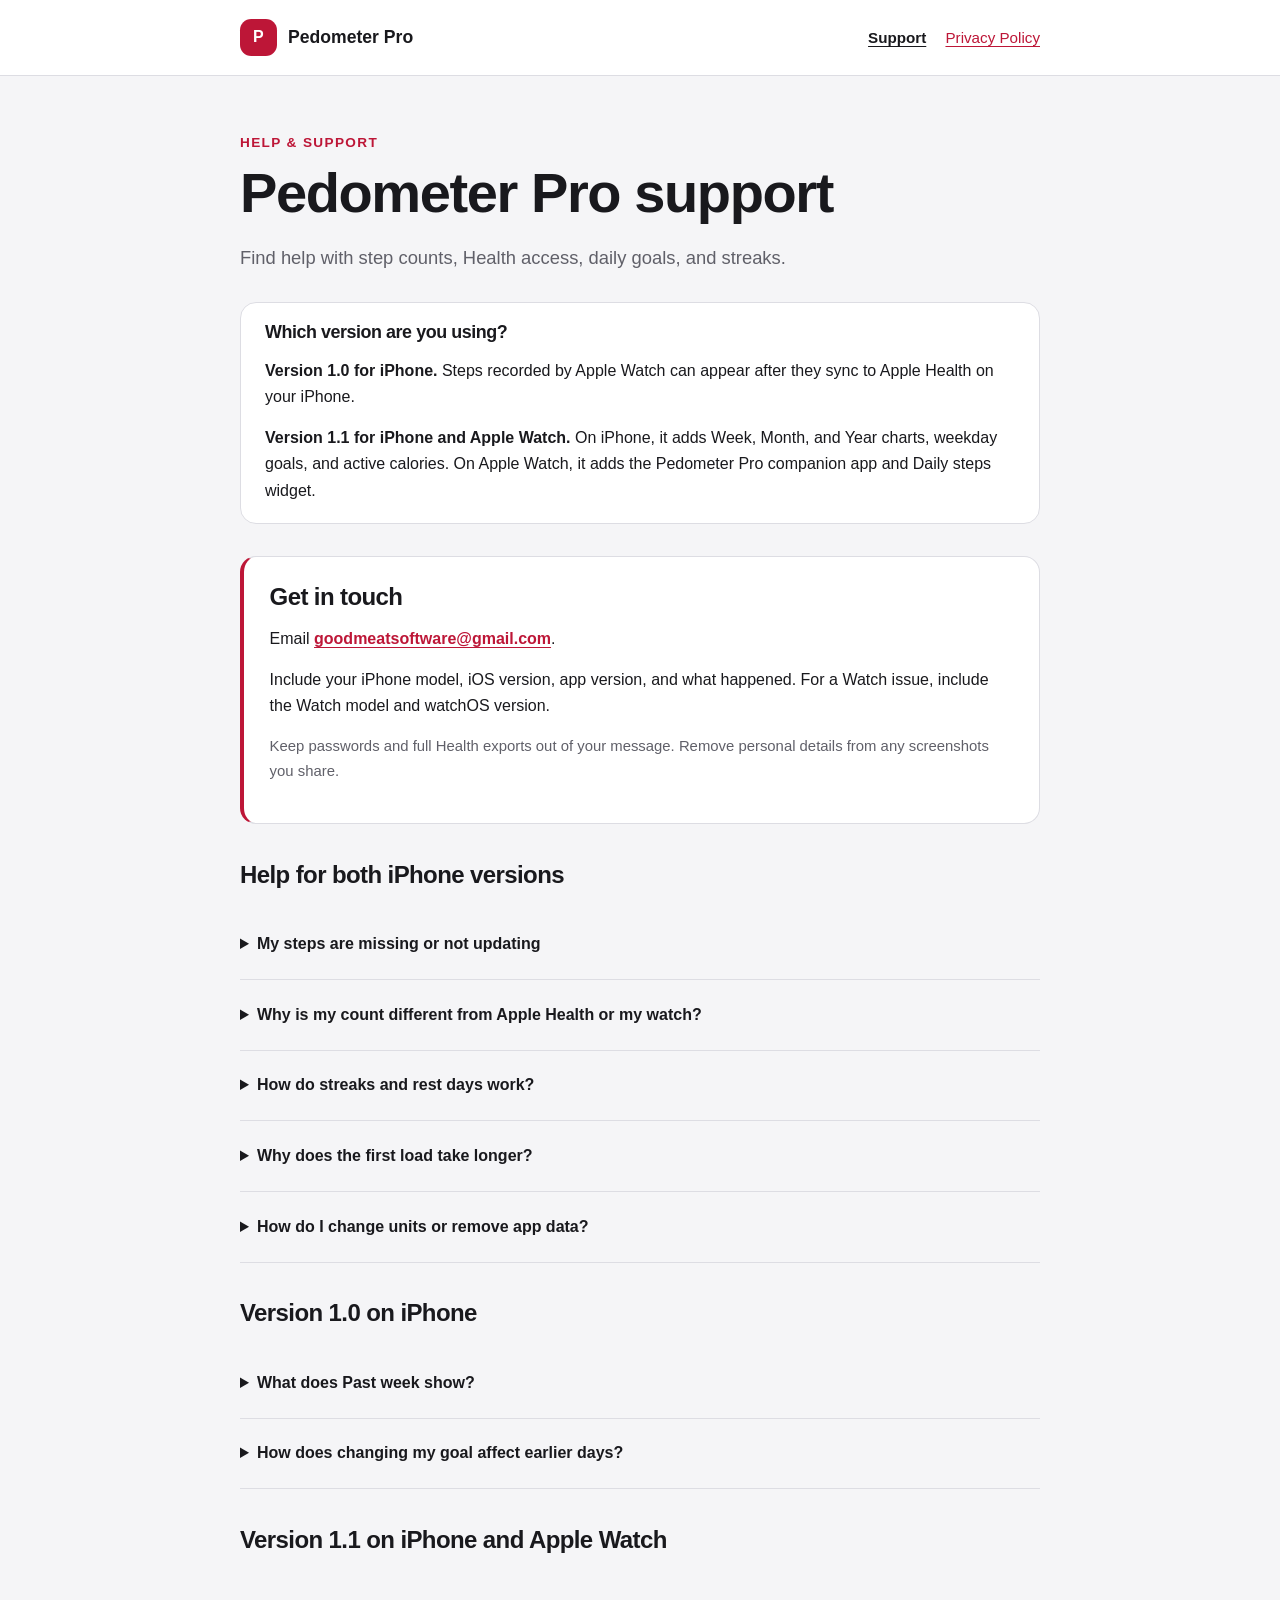
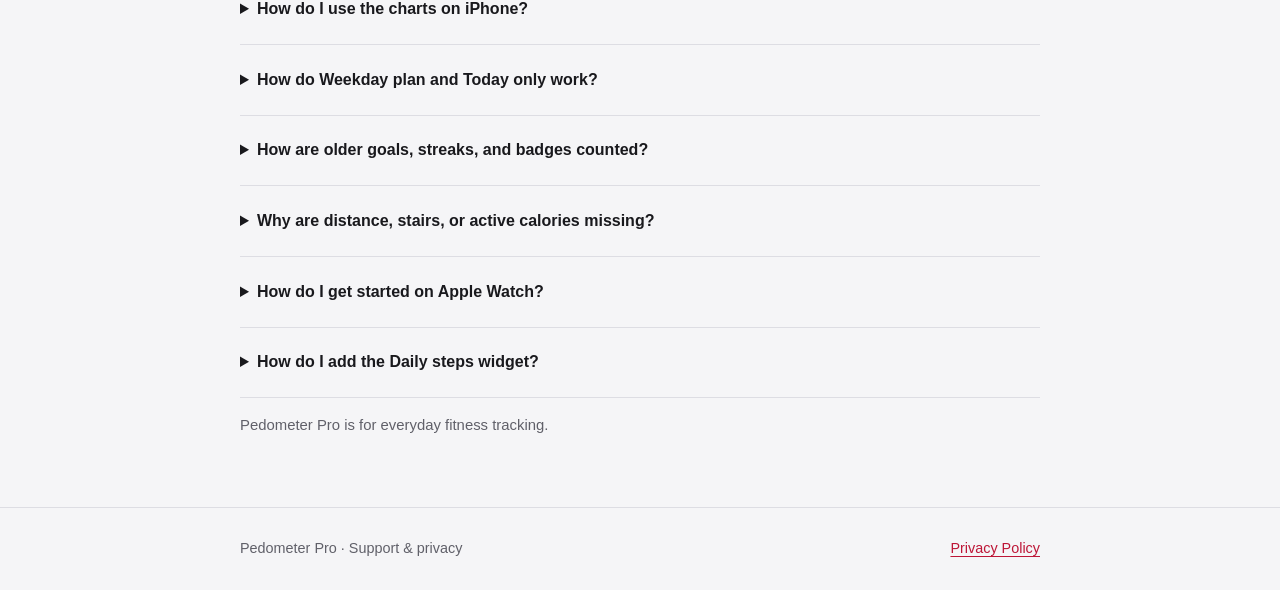
<file: index.html>
<!doctype html>
<html lang="en">
<head>
  <meta charset="utf-8">
  <meta name="viewport" content="width=device-width,initial-scale=1">
  <meta name="description" content="Help with Pedometer Pro 1.0 on iPhone and version 1.1 on iPhone and Apple Watch.">
  <title>Pedometer Pro — Support</title>
  <link rel="stylesheet" href="styles.css">
  <link rel="icon" type="image/svg+xml" href="data:image/svg+xml,%3Csvg xmlns='http://www.w3.org/2000/svg' viewBox='0 0 64 64'%3E%3Crect width='64' height='64' rx='16' fill='%23bd1637'/%3E%3Ctext x='32' y='46' text-anchor='middle' font-family='sans-serif' font-size='44' font-weight='700' fill='white'%3EP%3C/text%3E%3C/svg%3E">
</head>
<body>
  <a class="skip" href="#main">Skip to content</a>
  <header><div class="wrap"><a class="brand" href="./"><span class="mark" aria-hidden="true">P</span>Pedometer Pro</a><nav aria-label="Main navigation"><a href="./" aria-current="page">Support</a><a href="privacy.html">Privacy Policy</a></nav></div></header>
  <main id="main" class="wrap">
    <div class="eyebrow">Help &amp; support</div>
    <h1>Pedometer Pro support</h1>
    <p class="intro">Find help with step counts, Health access, daily goals, and streaks.</p>
    <section class="version-note" aria-labelledby="version-title">
      <h2 id="version-title">Which version are you using?</h2>
      <p><strong>Version 1.0 for iPhone.</strong> Steps recorded by Apple Watch can appear after they sync to Apple Health on your iPhone.</p>
      <p><strong>Version 1.1 for iPhone and Apple Watch.</strong> On iPhone, it adds Week, Month, and Year charts, weekday goals, and active calories. On Apple Watch, it adds the Pedometer Pro companion app and Daily steps widget.</p>
    </section>
    <section class="contact" aria-labelledby="contact-title">
      <h2 id="contact-title">Get in touch</h2>
      <p>Email <a href="mailto:goodmeatsoftware@gmail.com">goodmeatsoftware@gmail.com</a>.</p>
      <p>Include your iPhone model, iOS version, app version, and what happened. For a Watch issue, include the Watch model and watchOS version.</p>
      <p class="note">Keep passwords and full Health exports out of your message. Remove personal details from any screenshots you share.</p>
    </section>
    <h2>Help for both iPhone versions</h2>
    <details><summary>My steps are missing or not updating</summary><p>Open Pedometer Pro and review the requested Apple Health read access and Motion &amp; Fitness access. On iPhone, try Settings → Refresh health data in the app. After reviewing the prompts, you can check read access under iPhone Settings → Privacy &amp; Security → Health → Pedometer Pro. To check live phone step access, look under Motion &amp; Fitness in Privacy &amp; Security.</p><p>Health history and live phone counting use independent permissions. Empty Health results can mean there are no readable records or read access is limited. Live counting uses compatible motion hardware.</p></details>
    <details><summary>Why is my count different from Apple Health or my watch?</summary><p>Motion readings and Apple Health history update on different schedules. Apple Watch readings can appear on your iPhone once Apple Health synchronization delivers them. Counts and other metrics can differ temporarily while inputs catch up.</p></details>
    <details><summary>How do streaks and rest days work?</summary><p>Six consecutive goal days earn one rest day. Reach your goal the next day to keep going. Earn another rest day with six more consecutive goal days. You can hold one rest day at a time.</p></details>
    <details><summary>Why does the first load take longer?</summary><p>The first import reads your available Health history. On later launches, a protected local cache can show saved activity while Health refreshes. The app can rebuild the cache from permitted Health data if iOS clears it.</p></details>
    <details><summary>How do I change units or remove app data?</summary><p>Open Settings on iPhone to choose miles or kilometers. To remove the app’s ordinary local files and preferences, choose Delete App. Manage the underlying activity records in Apple Health. See <a href="privacy.html#choices">privacy choices and deletion</a> for more information.</p></details>
    <section aria-labelledby="released-title">
      <h2 id="released-title">Version 1.0 on iPhone</h2>
      <details><summary>What does Past week show?</summary><p>The Past week summary covers today and the previous six calendar days. Its totals, daily average, progress, and goal days use that same window. Swipe the daily chart to browse earlier recorded steps.</p></details>
      <details><summary>How does changing my goal affect earlier days?</summary><p>Set your goal in Settings, from 1,000 to 50,000 steps. Version 1.0 compares past activity with your current goal. Previously earned badges stay unlocked.</p></details>
    </section>
    <section aria-labelledby="version-1-1-title">
      <h2 id="version-1-1-title">Version 1.1 on iPhone and Apple Watch</h2>
      <details><summary>How do I use the charts on iPhone?</summary><p>In Steps, tap W, M, or Y to switch views. The ring stays at the top and shows today’s steps, distance, floors climbed, and active calories. Swipe Week or Month to browse daily bars. If you browse away from today, tap the return arrow or tap the Steps tab again.</p><p>Year plots daily readings around a semicircle. Each bar’s color shifts as it reaches higher counts. Use the chevrons beside the year to move to another available year. The charts show recorded readings and use the goal targets for those dates.</p></details>
      <details id="goal-plans"><summary>How do Weekday plan and Today only work?</summary><p>Under Settings → Daily goals, use Weekday plan to choose the same target each day or a different target by weekday. Plan changes begin tomorrow. Use Today only to adjust the current date. If the date changes while the editor is open, go back and review the new day before saving.</p></details>
      <details id="goal-history"><summary>How are older goals, streaks, and badges counted?</summary><p>Completed dates retain their saved targets. Activity recorded before the goal plan began is compared with the starting goal saved when you adopted it. The original target for an earlier date is unknown.</p><p>A readable zero is a below-goal day. A date without readable steps stays unresolved. Health can later reconcile those dates, so you may see a dated last-known streak or a verified minimum. Open Badges to see your streak and milestones, including yearly milestones through ten years. Previously earned badges stay unlocked.</p></details>
      <details><summary>Why are distance, stairs, or active calories missing?</summary><p>Each metric depends on its own device readings and Health access. Review Steps, Walking + Running Distance, Flights Climbed, and Active Energy permissions. On iPhone a dash means the reading is unavailable. When the Watch has readable activity for today and no floors are recorded, it displays zero stairs.</p></details>
      <details id="apple-watch"><summary>How do I get started on Apple Watch?</summary><p>Install Pedometer Pro on a compatible paired Apple Watch and open it. Tap Connect Health when shown, then review the requested read access. Where available, Motion &amp; Fitness can provide live counts while the Watch app is open. Apple Health provides the history and available metrics.</p><p>Set your goal plan and distance unit on iPhone. The paired Watch receives those settings through Apple’s WatchConnectivity service. If the Watch shows an older setting, open both apps and choose Settings &amp; Health → Sync preferences on the Watch. You can choose Refresh Health in the same section to read current activity.</p></details>
      <details id="daily-steps-widget"><summary>How do I add the Daily steps widget?</summary><p>Open the Watch app once so it can read your activity. From the Smart Stack widget gallery, choose Daily steps. You can also add Pedometer Pro to a compatible complication slot on your watch face. Tap the widget or complication to open the app.</p><p>The widget uses a saved daily reading from the Watch app. watchOS manages when it refreshes. If the reading is missing or out of date, unlock the Watch and open Pedometer Pro.</p></details>
    </section>
    <p class="note">Pedometer Pro is for everyday fitness tracking.</p>
  </main>
  <footer><div class="wrap"><span>Pedometer Pro · Support &amp; privacy</span><a href="privacy.html">Privacy Policy</a></div></footer>
</body>
</html>
</file>
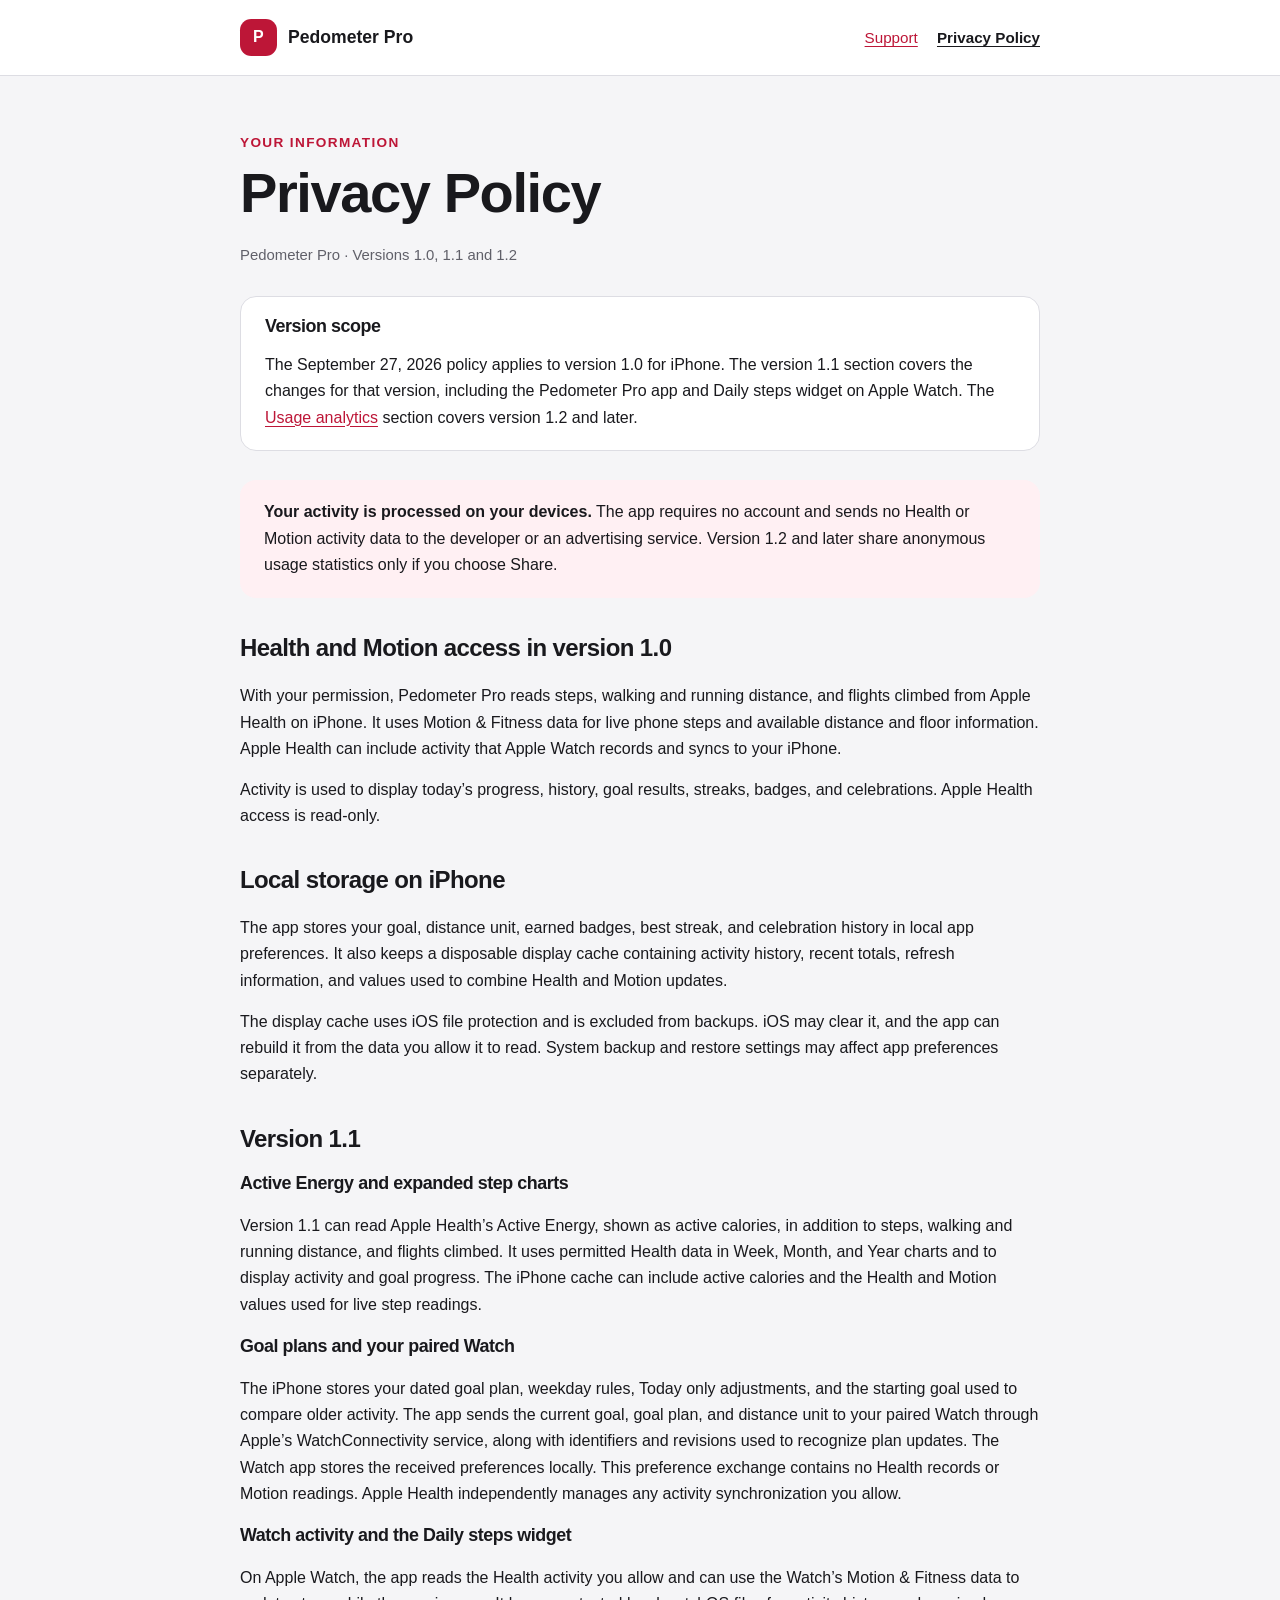
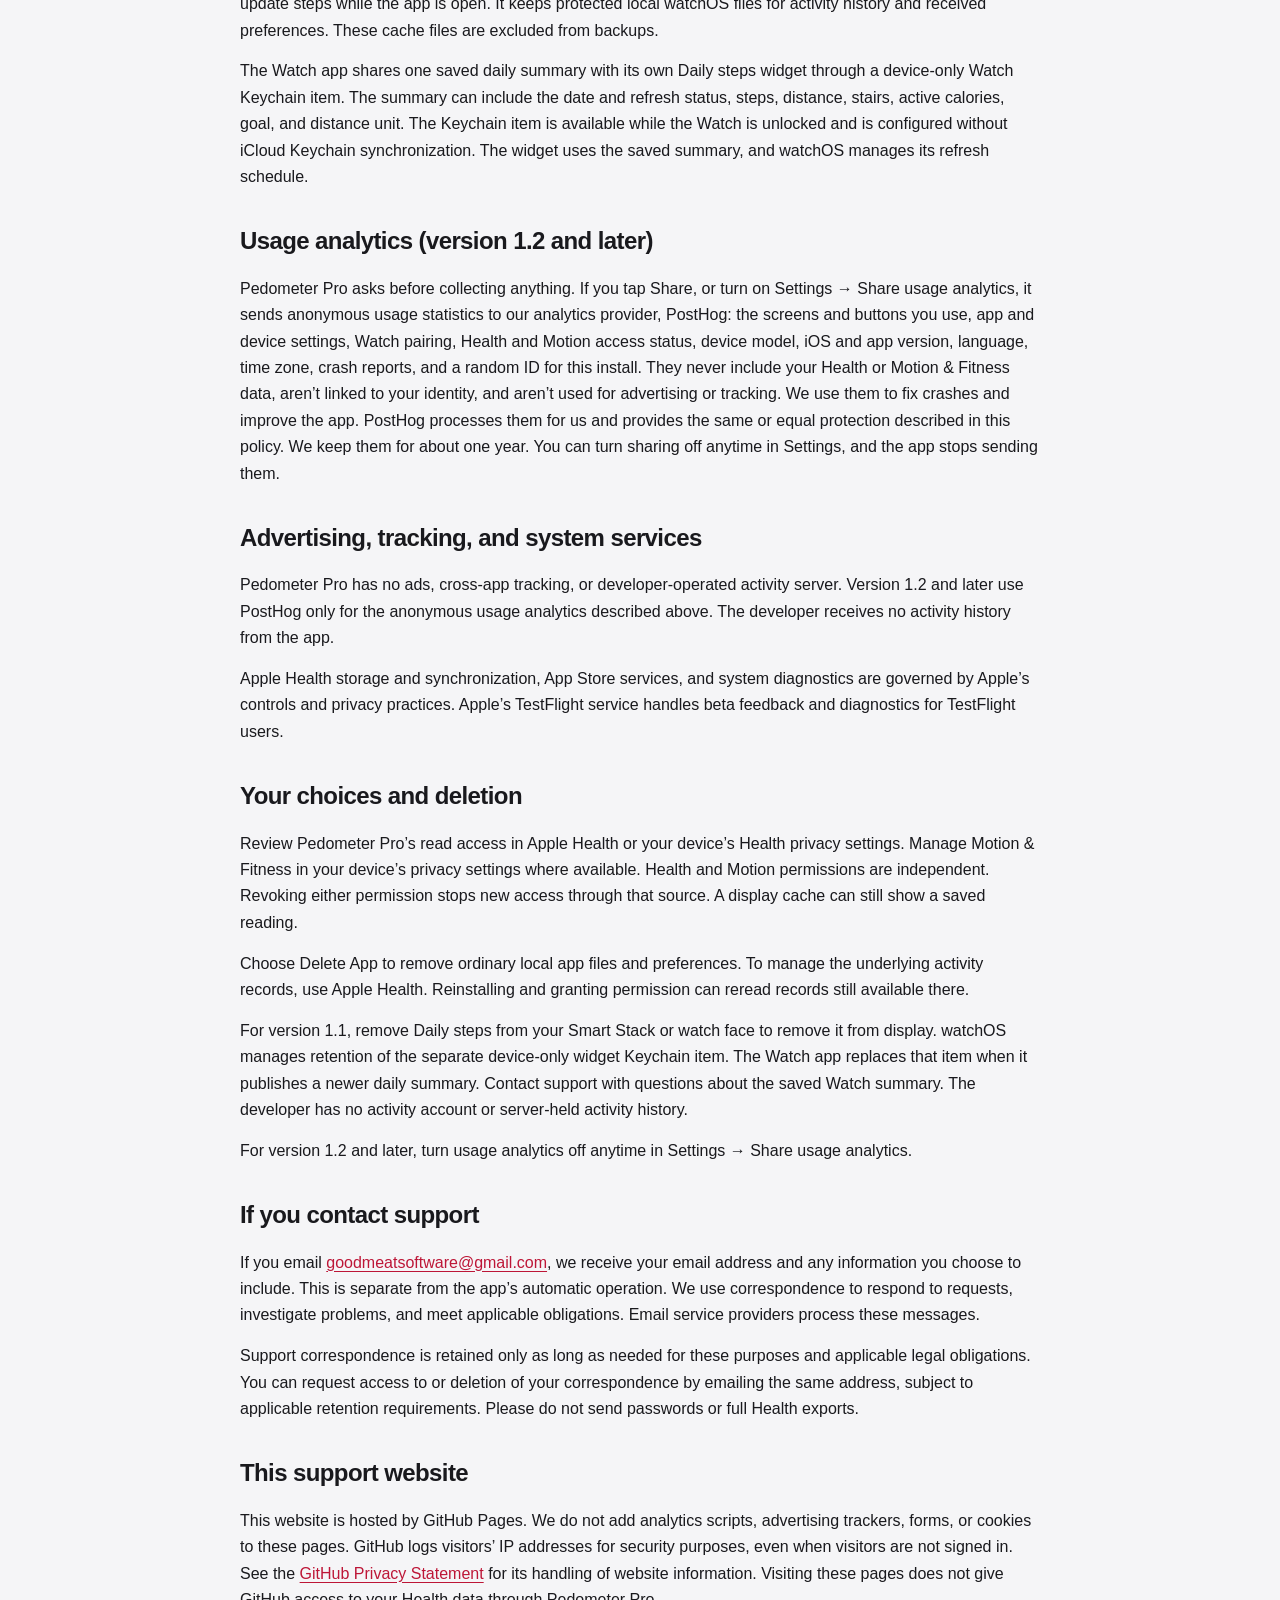
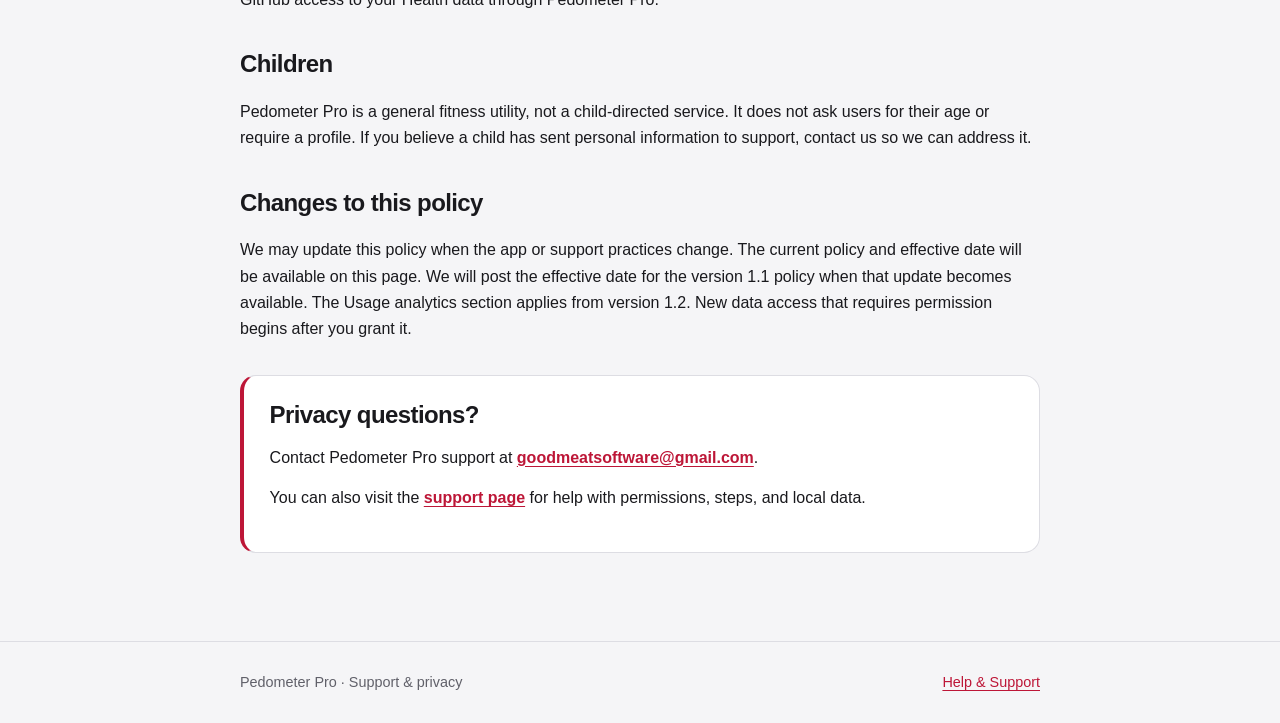
<file: privacy.html>
<!doctype html>
<html lang="en">
<head>
  <meta charset="utf-8">
  <meta name="viewport" content="width=device-width,initial-scale=1">
  <meta name="description" content="Pedometer Pro privacy policy for iPhone and Apple Watch covering Health access, local storage, paired-device preferences, and optional usage analytics.">
  <title>Pedometer Pro — Privacy Policy</title>
  <link rel="stylesheet" href="styles.css">
  <link rel="icon" type="image/svg+xml" href="data:image/svg+xml,%3Csvg xmlns='http://www.w3.org/2000/svg' viewBox='0 0 64 64'%3E%3Crect width='64' height='64' rx='16' fill='%23bd1637'/%3E%3Ctext x='32' y='46' text-anchor='middle' font-family='sans-serif' font-size='44' font-weight='700' fill='white'%3EP%3C/text%3E%3C/svg%3E">
</head>
<body>
  <a class="skip" href="#main">Skip to content</a>
  <header><div class="wrap"><a class="brand" href="./"><span class="mark" aria-hidden="true">P</span>Pedometer Pro</a><nav aria-label="Main navigation"><a href="./">Support</a><a href="privacy.html" aria-current="page">Privacy Policy</a></nav></div></header>
  <main id="main" class="wrap policy">
    <div class="eyebrow">Your information</div>
    <h1>Privacy Policy</h1>
    <p class="meta">Pedometer Pro · Versions 1.0, 1.1 and 1.2</p>
    <section class="version-note" aria-labelledby="privacy-version-title">
      <h2 id="privacy-version-title">Version scope</h2>
      <p>The September 27, 2026 policy applies to version 1.0 for iPhone. The version 1.1 section covers the changes for that version, including the Pedometer Pro app and Daily steps widget on Apple Watch. The <a href="#analytics">Usage analytics</a> section covers version 1.2 and later.</p>
    </section>
    <div class="summary"><p><strong>Your activity is processed on your devices.</strong> The app requires no account and sends no Health or Motion activity data to the developer or an advertising service. Version 1.2 and later share anonymous usage statistics only if you choose Share.</p></div>
    <section><h2>Health and Motion access in version 1.0</h2><p>With your permission, Pedometer Pro reads steps, walking and running distance, and flights climbed from Apple Health on iPhone. It uses Motion &amp; Fitness data for live phone steps and available distance and floor information. Apple Health can include activity that Apple Watch records and syncs to your iPhone.</p><p>Activity is used to display today’s progress, history, goal results, streaks, badges, and celebrations. Apple Health access is read-only.</p></section>
    <section><h2>Local storage on iPhone</h2><p>The app stores your goal, distance unit, earned badges, best streak, and celebration history in local app preferences. It also keeps a disposable display cache containing activity history, recent totals, refresh information, and values used to combine Health and Motion updates.</p><p>The display cache uses iOS file protection and is excluded from backups. iOS may clear it, and the app can rebuild it from the data you allow it to read. System backup and restore settings may affect app preferences separately.</p></section>
    <section aria-labelledby="version-1-1-privacy-title">
      <h2 id="version-1-1-privacy-title">Version 1.1</h2>
      <h3>Active Energy and expanded step charts</h3>
      <p>Version 1.1 can read Apple Health’s Active Energy, shown as active calories, in addition to steps, walking and running distance, and flights climbed. It uses permitted Health data in Week, Month, and Year charts and to display activity and goal progress. The iPhone cache can include active calories and the Health and Motion values used for live step readings.</p>
      <h3>Goal plans and your paired Watch</h3>
      <p>The iPhone stores your dated goal plan, weekday rules, Today only adjustments, and the starting goal used to compare older activity. The app sends the current goal, goal plan, and distance unit to your paired Watch through Apple’s WatchConnectivity service, along with identifiers and revisions used to recognize plan updates. The Watch app stores the received preferences locally. This preference exchange contains no Health records or Motion readings. Apple Health independently manages any activity synchronization you allow.</p>
      <h3>Watch activity and the Daily steps widget</h3>
      <p>On Apple Watch, the app reads the Health activity you allow and can use the Watch’s Motion &amp; Fitness data to update steps while the app is open. It keeps protected local watchOS files for activity history and received preferences. These cache files are excluded from backups.</p>
      <p>The Watch app shares one saved daily summary with its own Daily steps widget through a device-only Watch Keychain item. The summary can include the date and refresh status, steps, distance, stairs, active calories, goal, and distance unit. The Keychain item is available while the Watch is unlocked and is configured without iCloud Keychain synchronization. The widget uses the saved summary, and watchOS manages its refresh schedule.</p>
    </section>
    <section id="analytics" aria-labelledby="analytics-title">
      <h2 id="analytics-title">Usage analytics (version 1.2 and later)</h2>
      <p>Pedometer Pro asks before collecting anything. If you tap Share, or turn on Settings → Share usage analytics, it sends anonymous usage statistics to our analytics provider, PostHog: the screens and buttons you use, app and device settings, Watch pairing, Health and Motion access status, device model, iOS and app version, language, time zone, crash reports, and a random ID for this install. They never include your Health or Motion &amp; Fitness data, aren’t linked to your identity, and aren’t used for advertising or tracking. We use them to fix crashes and improve the app. PostHog processes them for us and provides the same or equal protection described in this policy. We keep them for about one year. You can turn sharing off anytime in Settings, and the app stops sending them.</p>
    </section>
    <section><h2>Advertising, tracking, and system services</h2><p>Pedometer Pro has no ads, cross-app tracking, or developer-operated activity server. Version 1.2 and later use PostHog only for the anonymous usage analytics described above. The developer receives no activity history from the app.</p><p>Apple Health storage and synchronization, App Store services, and system diagnostics are governed by Apple’s controls and privacy practices. Apple’s TestFlight service handles beta feedback and diagnostics for TestFlight users.</p></section>
    <section id="choices"><h2>Your choices and deletion</h2><p>Review Pedometer Pro’s read access in Apple Health or your device’s Health privacy settings. Manage Motion &amp; Fitness in your device’s privacy settings where available. Health and Motion permissions are independent. Revoking either permission stops new access through that source. A display cache can still show a saved reading.</p><p>Choose Delete App to remove ordinary local app files and preferences. To manage the underlying activity records, use Apple Health. Reinstalling and granting permission can reread records still available there.</p><p>For version 1.1, remove Daily steps from your Smart Stack or watch face to remove it from display. watchOS manages retention of the separate device-only widget Keychain item. The Watch app replaces that item when it publishes a newer daily summary. Contact support with questions about the saved Watch summary. The developer has no activity account or server-held activity history.</p><p>For version 1.2 and later, turn usage analytics off anytime in Settings → Share usage analytics.</p></section>
    <section><h2>If you contact support</h2><p>If you email <a href="mailto:goodmeatsoftware@gmail.com">goodmeatsoftware@gmail.com</a>, we receive your email address and any information you choose to include. This is separate from the app’s automatic operation. We use correspondence to respond to requests, investigate problems, and meet applicable obligations. Email service providers process these messages.</p><p>Support correspondence is retained only as long as needed for these purposes and applicable legal obligations. You can request access to or deletion of your correspondence by emailing the same address, subject to applicable retention requirements. Please do not send passwords or full Health exports.</p></section>
    <section><h2>This support website</h2><p>This website is hosted by GitHub Pages. We do not add analytics scripts, advertising trackers, forms, or cookies to these pages. GitHub logs visitors’ IP addresses for security purposes, even when visitors are not signed in. See the <a href="https://docs.github.com/en/site-policy/privacy-policies/github-general-privacy-statement">GitHub Privacy Statement</a> for its handling of website information. Visiting these pages does not give GitHub access to your Health data through Pedometer Pro.</p></section>
    <section><h2>Children</h2><p>Pedometer Pro is a general fitness utility, not a child-directed service. It does not ask users for their age or require a profile. If you believe a child has sent personal information to support, contact us so we can address it.</p></section>
    <section><h2>Changes to this policy</h2><p>We may update this policy when the app or support practices change. The current policy and effective date will be available on this page. We will post the effective date for the version 1.1 policy when that update becomes available. The Usage analytics section applies from version 1.2. New data access that requires permission begins after you grant it.</p></section>
    <section class="contact" aria-labelledby="privacy-contact"><h2 id="privacy-contact">Privacy questions?</h2><p>Contact Pedometer Pro support at <a href="mailto:goodmeatsoftware@gmail.com">goodmeatsoftware@gmail.com</a>.</p><p>You can also visit the <a href="./">support page</a> for help with permissions, steps, and local data.</p></section>
  </main>
  <footer><div class="wrap"><span>Pedometer Pro · Support &amp; privacy</span><a href="./">Help &amp; Support</a></div></footer>
</body>
</html>
</file>
<file: styles.css>
:root{color-scheme:light dark;--bg:#f5f5f7;--surface:#fff;--text:#19191d;--muted:#606069;--line:#dddde3;--accent:#bd1637;--tint:#fff0f3}*{box-sizing:border-box}html{font-family:-apple-system,BlinkMacSystemFont,"Segoe UI",sans-serif;font-size:100%;scroll-behavior:auto}body{margin:0;background:var(--bg);color:var(--text);line-height:1.65}a{color:var(--accent);text-underline-offset:.2em}a:hover{text-decoration-thickness:2px}a:focus-visible,summary:focus-visible{outline:3px solid var(--accent);outline-offset:5px;border-radius:4px}.skip{position:absolute;left:1rem;top:-8rem;background:var(--surface);padding:1rem;z-index:2}.skip:focus{top:1rem}.wrap{width:min(100% - 2.5rem,800px);margin-inline:auto}header{border-bottom:1px solid var(--line);background:var(--surface)}header .wrap{display:flex;justify-content:space-between;gap:1rem;align-items:center;padding-block:1.2rem}.brand{font-weight:750;font-size:1.1rem;text-decoration:none;color:var(--text);display:flex;align-items:center;gap:.7rem}.mark{display:grid;place-items:center;background:var(--accent);color:#fff;width:2.3rem;height:2.3rem;border-radius:.7rem;font-size:1rem;flex-shrink:0}nav{display:flex;gap:1.2rem;flex-wrap:wrap}nav a{font-size:.95rem}nav a[aria-current=page]{color:var(--text);font-weight:700}main{padding-block:3.5rem}h1,h2,h3{line-height:1.2;letter-spacing:-.025em}h1{font-size:clamp(2.2rem,6vw,3.5rem);margin:.3rem 0 1rem}h2{font-size:1.5rem;margin-top:2.3rem}h3{font-size:1.12rem}p{margin:.9rem 0}.eyebrow{color:var(--accent);font-size:.85rem;font-weight:750;letter-spacing:.1em;text-transform:uppercase}.intro{font-size:1.15rem;color:var(--muted);max-width:40rem}.contact{margin:2rem 0;padding:1.6rem;border:1px solid var(--line);border-left:4px solid var(--accent);background:var(--surface);border-radius:1rem}.contact h2{margin:0 0 .6rem}.contact a{font-weight:650;overflow-wrap:anywhere}.note,.meta{color:var(--muted);font-size:.93rem}.summary{background:var(--tint);border-radius:1rem;padding:1.2rem 1.5rem;margin:1.8rem 0}.summary p{margin:0}details{border-bottom:1px solid var(--line);padding:1.1rem 0}summary{cursor:pointer;font-weight:650;padding:.25rem 0}details p,details ul{color:var(--muted)}li{margin:.4rem 0}.policy section{scroll-margin-top:1rem}footer{border-top:1px solid var(--line);padding-block:1.8rem;color:var(--muted);font-size:.9rem}footer .wrap{display:flex;gap:1rem;justify-content:space-between;flex-wrap:wrap}@media(max-width:500px){header .wrap{align-items:flex-start;flex-direction:column;gap:.8rem}main{padding-block:2rem}.wrap{width:min(100% - 2rem,800px)}.contact{padding:1.2rem}}@media(prefers-color-scheme:dark){:root{--bg:#111114;--surface:#1d1d22;--text:#f5f5f7;--muted:#b6b6c0;--line:#383840;--accent:#ff6b85;--tint:#291b22}.mark{background:#bd1637}}@media print{body{background:white;color:black}header,footer,.skip{display:none}main{padding:0}.wrap{width:100%}details::details-content{content-visibility:visible}a{color:inherit}.contact,.summary{background:transparent}}

/* Version context stays visible without opening a disclosure. */
.version-note{margin:1.8rem 0;padding:1.2rem 1.5rem;border:1px solid var(--line);border-radius:1rem;background:var(--surface)}.version-note h2{font-size:1.12rem;margin:0 0 .7rem}.version-note p:last-child{margin-bottom:0}@media(max-width:500px){.version-note{padding:1.2rem}}
</file>
